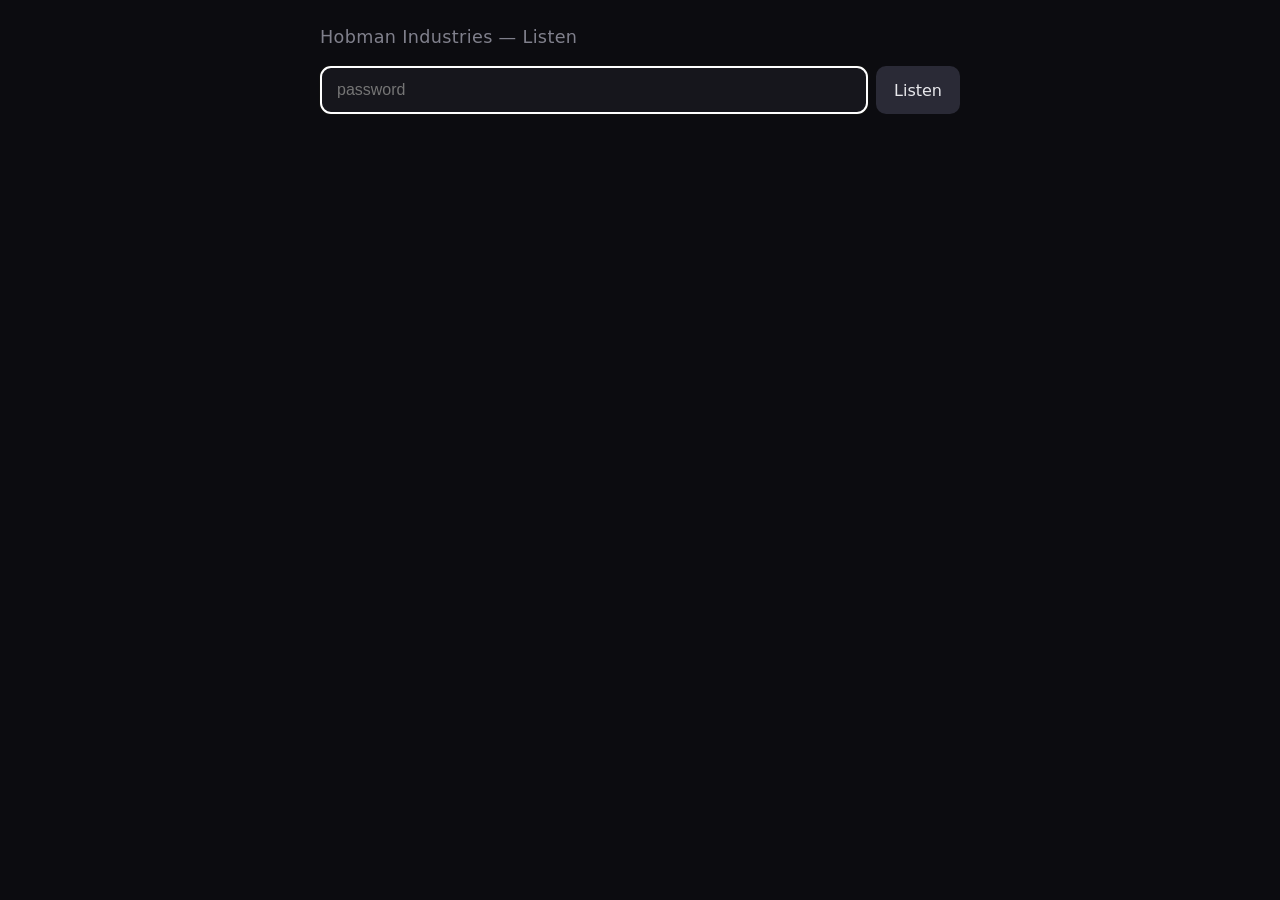
<file: listen-9k2r4m/index.html>
<!doctype html>
<html lang="en">
<head>
<meta charset="utf-8">
<meta name="viewport" content="width=device-width,initial-scale=1">
<meta name="robots" content="noindex,nofollow">
<title>Listen</title>
<style>
  :root { color-scheme: dark; --fg: #e8e8ec; --bg: #0c0c10; --panel: #16161c; --line: #2a2a36; --muted: #80808c; --accent: #a8b2ff; --active: #1e2240; }
  * { box-sizing: border-box; -webkit-tap-highlight-color: transparent; }
  body { margin: 0; min-height: 100vh; font: 16px/1.5 system-ui, -apple-system, sans-serif; background: var(--bg); color: var(--fg); padding: 24px 16px; padding-bottom: 140px; }
  main { width: 100%; max-width: 640px; margin: 0 auto; }
  h1 { font-size: 1.1rem; font-weight: 500; margin: 0 0 1rem; color: var(--muted); letter-spacing: 0.02em; }
  form { display: flex; gap: 8px; }
  input[type=password] { flex: 1; padding: 14px 16px; font-size: 1rem; background: var(--panel); border: 1px solid var(--line); border-radius: 10px; color: inherit; }
  button { padding: 14px 18px; font-size: 1rem; background: var(--line); border: none; border-radius: 10px; color: inherit; cursor: pointer; font-family: inherit; }
  button:hover { background: #353548; }
  #err { color: #d97070; margin-top: 12px; min-height: 1.2em; }
  #players { display: none; }
  #players.show { display: block; }
  #gate.hide { display: none; }

  .toolbar { display: flex; justify-content: space-between; align-items: center; margin-bottom: 12px; }
  .toolbar .count { color: var(--muted); font-size: 0.85rem; }
  .toolbar .refresh { background: transparent; padding: 6px 10px; font-size: 0.85rem; color: var(--muted); border: 1px solid var(--line); border-radius: 6px; }
  .toolbar .refresh:hover { color: var(--fg); }

  ul.chapters { list-style: none; padding: 0; margin: 0; }
  ul.chapters li { padding: 14px 14px; background: var(--panel); border-radius: 10px; margin-bottom: 8px; cursor: pointer; display: flex; align-items: baseline; gap: 12px; }
  ul.chapters li:hover { background: #1c1c24; }
  ul.chapters li.active { background: var(--active); }
  .ch-num { color: var(--muted); font-variant-numeric: tabular-nums; font-size: 0.85rem; min-width: 2em; }
  .ch-title { flex: 1; font-size: 0.98rem; }
  .ch-dur { color: var(--muted); font-size: 0.8rem; font-variant-numeric: tabular-nums; }

  #empty { color: var(--muted); padding: 24px 0; text-align: center; }

  /* Sticky player at the bottom */
  #bar { position: fixed; left: 0; right: 0; bottom: 0; background: var(--panel); border-top: 1px solid var(--line); padding: 12px 16px env(safe-area-inset-bottom, 12px); display: none; }
  #bar.show { display: block; }
  #bar .now { font-size: 0.85rem; color: var(--muted); margin-bottom: 6px; white-space: nowrap; overflow: hidden; text-overflow: ellipsis; }
  audio { width: 100%; }
</style>
</head>
<body>
<main>
  <h1>Hobman Industries — Listen</h1>

  <div id="gate">
    <form id="f">
      <input id="pw" type="password" autocomplete="off" placeholder="password" autofocus>
      <button type="submit">Listen</button>
    </form>
    <div id="err"></div>
  </div>

  <div id="players">
    <div class="toolbar">
      <span class="count" id="count">…</span>
      <button class="refresh" id="refresh" title="check for new chapters">refresh</button>
    </div>
    <ul class="chapters" id="list"></ul>
    <div id="empty" style="display:none">No chapters yet. Pull to refresh.</div>
  </div>
</main>

<div id="bar">
  <div class="now" id="now">—</div>
  <audio id="audio" controls preload="none"></audio>
</div>

<script>
let TOKEN = null;
let CHAPTERS = [];
let CURRENT = -1;

const $ = (id) => document.getElementById(id);

async function tokenFor(pw) {
  const buf = await crypto.subtle.digest('SHA-256', new TextEncoder().encode(pw));
  return Array.from(new Uint8Array(buf)).slice(0, 6).map(b => b.toString(16).padStart(2, '0')).join('');
}

function fmt(sec) {
  if (!sec || !isFinite(sec)) return '';
  const m = Math.floor(sec / 60);
  const s = Math.floor(sec % 60).toString().padStart(2, '0');
  return `${m}:${s}`;
}

async function loadManifest() {
  const r = await fetch(`${TOKEN}/manifest.json`, { cache: 'no-store' });
  if (!r.ok) throw new Error('manifest fetch failed');
  const data = await r.json();
  CHAPTERS = data.chapters || [];
  renderList();
}

function renderList() {
  const list = $('list');
  list.innerHTML = '';
  $('count').textContent = `${CHAPTERS.length} ${CHAPTERS.length === 1 ? 'chapter' : 'chapters'}`;
  $('empty').style.display = CHAPTERS.length ? 'none' : 'block';
  CHAPTERS.forEach((ch, i) => {
    const li = document.createElement('li');
    if (i === CURRENT) li.classList.add('active');
    li.innerHTML = `<span class="ch-num">${String(i).padStart(2, '0')}</span><span class="ch-title"></span><span class="ch-dur">${fmt(ch.duration)}</span>`;
    li.querySelector('.ch-title').textContent = ch.title;
    li.addEventListener('click', () => play(i));
    list.appendChild(li);
  });
}

function play(i) {
  if (i < 0 || i >= CHAPTERS.length) return;
  CURRENT = i;
  const ch = CHAPTERS[i];
  const audio = $('audio');
  audio.src = `${TOKEN}/${ch.file}`;
  audio.play().catch(() => {});
  $('bar').classList.add('show');
  $('now').textContent = `${String(i).padStart(2,'0')}  ${ch.title}`;
  try { sessionStorage.setItem('current', String(i)); } catch (e) {}
  renderList();
}

$('audio').addEventListener('ended', () => {
  if (CURRENT + 1 < CHAPTERS.length) play(CURRENT + 1);
});

$('refresh').addEventListener('click', () => loadManifest());

async function tryUnlock(pw) {
  const token = await tokenFor(pw);
  const probe = await fetch(`${token}/manifest.json`, { method: 'HEAD', cache: 'no-store' });
  if (!probe.ok) return false;
  TOKEN = token;
  await loadManifest();
  $('gate').classList.add('hide');
  $('players').classList.add('show');
  try { sessionStorage.setItem('pw', pw); } catch (e) {}
  return true;
}

$('f').addEventListener('submit', async (e) => {
  e.preventDefault();
  const pw = $('pw').value;
  $('err').textContent = '';
  const ok = await tryUnlock(pw);
  if (!ok) $('err').textContent = 'Nope.';
});

(async () => {
  const cached = sessionStorage.getItem('pw');
  if (cached) await tryUnlock(cached);
})();
</script>
</body>
</html>
</file>
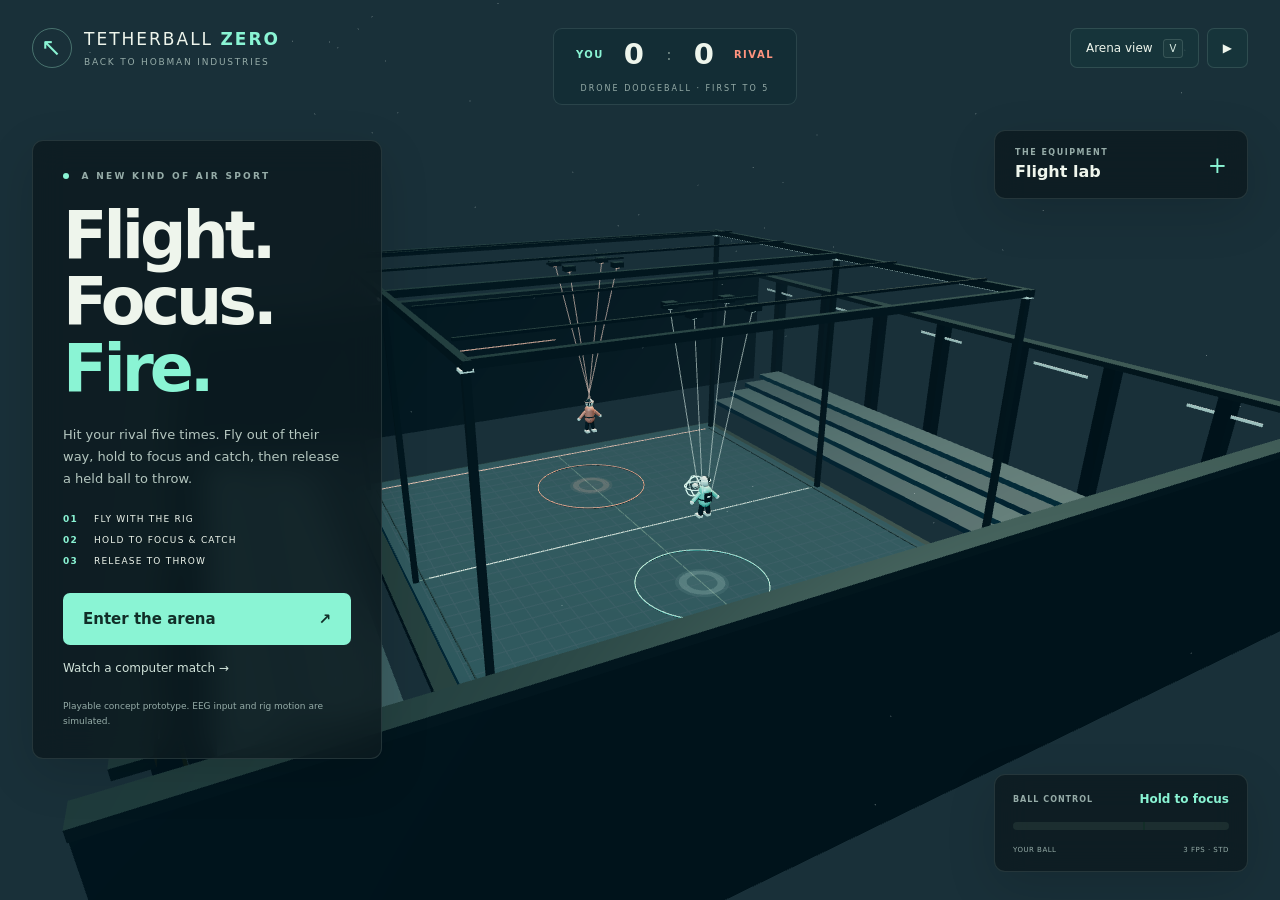
<file: skyball/index.html>
<!doctype html>
<html lang="en">
<head>
  <meta charset="utf-8"><meta name="viewport" content="width=device-width,initial-scale=1">
  <title>Drone Dodgeball · Tetherball Zero</title><link rel="icon" href="data:,">
  <link rel="stylesheet" href="./styles.css">
  <script type="importmap">{"imports":{"three":"./vendor/three.module.js"}}</script>
</head>
<body>
  <canvas id="arena" tabindex="0" aria-label="Aerial dodgeball arena; keyboard flight controls"></canvas>
  <div id="loading" role="status">Preparing the flight arena…</div>
  <header>
    <a class="brand" href="../" aria-label="Back to Hobman Industries"><span class="mark">↖</span><div>TETHERBALL <b>ZERO</b><small>BACK TO HOBMAN INDUSTRIES</small></div></a>
    <div class="scoreboard" aria-label="Match score"><span class="team cyan">YOU</span><strong id="score0">0</strong><span class="score-divider">:</span><strong id="score1">0</strong><span class="team coral">RIVAL</span><small id="matchLabel">DRONE DODGEBALL · FIRST TO 5</small></div>
    <div class="top-actions"><button id="cameraButton" title="V changes camera">Arena view <kbd>V</kbd></button><button id="pauseButton" aria-label="Pause match">Ⅱ</button></div>
  </header>

  <main id="welcome" class="glass">
    <div class="eyebrow"><i></i> A NEW KIND OF AIR SPORT</div>
    <h1>Flight.<br>Focus.<br><em>Fire.</em></h1>
    <p>Hit your rival five times. Fly out of their way, hold to focus and catch, then release a held ball to throw.</p>
    <div class="intro-steps"><span><b>01</b> FLY WITH THE RIG</span><span><b>02</b> HOLD TO FOCUS & CATCH</span><span><b>03</b> RELEASE TO THROW</span></div>
    <button id="startButton" class="primary">Enter the arena <span>↗</span></button>
    <button id="watchButton" class="text-button">Watch a computer match →</button>
    <small class="concept-note">Playable concept prototype. EEG input and rig motion are simulated.</small>
  </main>

  <aside id="lab" class="glass">
    <details id="labDetails">
      <summary><span><span class="eyebrow">THE EQUIPMENT</span><b>Flight lab</b></span><span class="plus">+</span></summary>
      <div class="lab-content">
        <label class="select-row">Cables per player<select id="cables" aria-label="Cables per player"><option value="2">2 cables</option><option value="4" selected>4 cables</option><option value="8">8 cables</option></select></label>
        <label class="check-row"><input id="showRig" type="checkbox" checked> Reveal cables & winches</label>
        <label class="check-row"><input id="showField" type="checkbox"> Show catch radius</label>
        <label class="slider-label">Intent delay <output id="latencyValue">250 ms</output><input id="latency" type="range" min="0" max="800" step="50" value="250"></label>
        <label class="slider-label">Signal noise <output id="noiseValue">8%</output><input id="noise" type="range" min="0" max="35" step="1" value="8"></label>
        <label class="slider-label">Drone ball speed <output id="speedValue">12 m/s</output><input id="speed" type="range" min="7" max="20" step="1" value="12"></label>
        <label class="select-row">Match<select id="teamSize" aria-label="Match"><option value="1">1 vs 1</option><option value="2">2 vs 2 · bot teammate</option></select></label>
        <label class="select-row">Render detail<select id="quality" aria-label="Render detail"><option value="standard">Standard</option><option value="light">Light · lower resolution</option></select></label>
        <button id="modeButton" class="secondary">Watch computer match</button>
        <button id="resetButton" class="secondary">Reset match <kbd>R</kbd></button>
        <details id="advancedControls"><summary>Advanced controls <span>+</span></summary><p><kbd>Q / C</kbd> curve your airborne shot while focusing.<br><kbd>X</kbd> brake. <kbd>E</kbd> also holds focus.<br><kbd>V</kbd> camera. <kbd>R</kbd> reset. <kbd>Esc</kbd> pause.</p></details>
        <p class="small-note">Keyboard/touch → simulated decoded intent → movement and ball control. Cable count changes the visible rig; loads and cable forces are not solved. The caged ball follows game physics. <a href="./README.md" target="_blank" rel="noopener">Concept & sources ↗</a></p>
      </div>
    </details>
  </aside>

  <div id="rendererNote" hidden>Canvas view · same game controls</div>
  <div id="playerTag" class="world-tag cyan">YOU</div><div id="opponentTag" class="world-tag coral">RIVAL</div><div id="ballTag" class="world-tag">DRONE BALL</div>
  <div id="actionGuide" role="status" aria-live="polite"><strong id="actionPrompt">Your serve · hold to focus</strong><span id="actionHint">Hold Space or mouse, then release to throw.</span></div>
  <div id="event" role="status" aria-live="polite"></div>
  <div id="result" class="glass" hidden><span class="eyebrow">MATCH COMPLETE</span><h2 id="resultTitle">You win.</h2><p id="resultText"></p><button id="againButton" class="primary">Fly again ↗</button></div>

  <footer>
    <div class="flight-readout glass"><span class="eyebrow">YOUR FLIGHT</span><div class="readings"><span><strong id="height">5.0</strong><small>m ALTITUDE</small></span><span><strong id="velocity">0.0</strong><small>m/s SPEED</small></span></div><div class="status-light"><i></i><span id="rigStatus">RIG CONNECTED · 4 CABLES</span></div></div>
    <div id="controls" class="glass"><div><kbd>W A S D</kbd> fly <kbd>Shift</kbd> up <kbd>F</kbd> down</div><div><kbd>Space / mouse</kbd> hold to focus · release to throw</div><small>AUTO-LOCK chooses the nearest rival. First to five hits wins.</small></div>
    <div class="intent-readout glass"><div class="intent-heading"><span class="eyebrow">BALL CONTROL</span><b id="focusLabel">Hold to focus</b></div><div class="meter"><div id="focusBar"></div><span class="threshold"></span></div><div class="intent-bottom"><span id="ballState">BALL IN YOUR FIELD</span><span id="runtime">WebGL</span></div></div>
  </footer>

  <div id="touchControls"><div class="stick-wrap"><div id="stick" aria-label="Drag left/right to fly; up/down changes altitude"><span id="knob"></span></div><span id="stickLabel">FLY / ALTITUDE</span></div><div class="touch-buttons"><button id="touchDepth" aria-label="Switch flight stick to forward and backward movement" aria-pressed="false">Use depth ↕</button><button id="touchThrow" aria-label="Hold to focus and catch; release a held ball to throw" aria-pressed="false">HOLD TO FOCUS</button></div></div>
  <div id="fatal" role="alert" hidden></div>
  <script type="module" src="./main.js"></script>
</body>
</html>
</file>
<file: skyball/styles.css>
:root{color-scheme:dark;--ink:#eef5ec;--muted:#96aca8;--cyan:#8af4d4;--coral:#ff947f;--glass:rgba(12,27,32,.84);font-family:Inter,ui-sans-serif,system-ui,-apple-system,sans-serif}
*{box-sizing:border-box}body{margin:0;overflow:hidden;color:var(--ink);background:#101f29}button,select,input{font:inherit}button{cursor:pointer;color:inherit}button:focus-visible,select:focus-visible,input:focus-visible,summary:focus-visible{outline:2px solid var(--cyan);outline-offset:4px}button{border:1px solid #b9dbce26;background:#16383b9c;border-radius:7px;padding:12px 15px;font-size:12px}button:hover{background:#23544b}button:disabled{opacity:.5}button.primary{background:var(--cyan);color:#112e28;border:0;font-weight:750;font-size:15px;display:flex;align-items:center;justify-content:space-between;padding:17px 20px;width:100%}button.primary:hover{background:#b7ffe6}.glass{background:var(--glass);border:1px solid #b9dbce22;box-shadow:0 15px 50px #0002;backdrop-filter:blur(16px);border-radius:11px}#arena{width:100vw;height:100dvh;display:block;touch-action:none}header{position:absolute;top:28px;left:32px;right:32px;display:flex;align-items:flex-start;justify-content:space-between;gap:18px;pointer-events:none}header>*{pointer-events:auto}.brand{display:flex;gap:12px;align-items:center;font-size:17px;letter-spacing:2px;line-height:1.3}.brand b{color:var(--cyan)}.brand small{display:block;margin-top:7px;color:var(--muted);font-size:9px;letter-spacing:1.8px}.mark{border:1px solid #9fe9ce5c;border-radius:50%;width:40px;height:40px;display:grid;place-items:center;font-size:25px;color:var(--cyan)}.scoreboard{display:grid;grid-template-columns:auto 30px 10px 30px auto;gap:15px;align-items:center;background:#132e35e8;padding:11px 22px;border:1px solid #b9dbce22;border-radius:9px;text-align:center}.scoreboard strong{font-size:29px;font-weight:550;line-height:1}.scoreboard small{grid-column:1/-1;color:var(--muted);font-size:8px;letter-spacing:2px}.team{font-size:10px;letter-spacing:1.5px;font-weight:700}.cyan{color:var(--cyan)}.coral{color:var(--coral)}.score-divider{color:#748b87}.top-actions{display:flex;gap:8px}kbd{font-family:inherit;font-size:10px;letter-spacing:.5px;border:1px solid #b4d3c52e;border-radius:3px;padding:3px 5px;color:#d8ebe2;background:#96b9a90b;white-space:nowrap}.top-actions kbd{margin-left:7px}.eyebrow{font-size:9px;letter-spacing:2.3px;color:var(--muted);font-weight:600}.eyebrow i,.status-light i{display:inline-block;width:6px;height:6px;background:var(--cyan);border-radius:50%;margin-right:7px}#welcome{position:absolute;top:140px;left:32px;width:350px;padding:30px}h1{font-size:65px;letter-spacing:-4px;line-height:1.02;margin:22px 0;font-weight:650}h1 em{font-style:normal;color:var(--cyan)}#welcome p{font-size:13px;line-height:1.7;color:#b4c6bf;margin:0 0 24px}.intro-steps{display:grid;gap:11px;margin-bottom:27px;font-size:9px;letter-spacing:1.2px}.intro-steps b{font-size:9px;color:var(--cyan);margin-right:12px}.text-button{border:0;background:transparent!important;padding:16px 0 6px;text-align:left;font-size:12px;color:#d1e3da}.concept-note{display:block;font-size:9px;color:var(--muted);line-height:1.6;margin-top:18px}#lab{position:absolute;right:32px;top:130px;width:254px}summary{list-style:none;padding:17px 20px;cursor:pointer;display:flex;align-items:center;justify-content:space-between}summary::-webkit-details-marker{display:none}summary .eyebrow{display:block;font-size:8px;letter-spacing:1.5px;margin-bottom:5px}summary b{font-size:16px;font-weight:550}.plus{font-size:23px;color:var(--cyan);font-weight:300}details[open] .plus{transform:rotate(45deg)}.lab-content{padding:0 20px 18px;max-height:calc(100dvh - 330px);overflow:auto}.select-row{display:flex;align-items:center;justify-content:space-between;font-size:10px;color:#c1d3cb;margin:15px 0;gap:8px}select{max-width:140px;background:#153a3c;border:1px solid #b9dbce26;border-radius:5px;padding:6px 4px;color:#d3e8df;font-size:10px}.check-row{display:flex;align-items:center;gap:7px;font-size:10px;margin:14px 0;color:#c1d3cb}input[type=checkbox]{accent-color:var(--cyan)}.slider-label{display:block;font-size:10px;color:#c1d3cb;margin:19px 0}.slider-label output{float:right;color:var(--cyan)}input[type=range]{display:block;width:100%;margin:11px 0 0;accent-color:var(--cyan);height:4px}.secondary{width:100%;font-size:10px;padding:10px;margin-top:8px;text-align:left}.secondary kbd{float:right}.small-note{font-size:9px;line-height:1.6;color:var(--muted);margin-bottom:0}#event{position:absolute;left:50%;top:118px;transform:translateX(-50%);max-width:55vw;text-align:center;font-size:12px;color:#d6efe3;background:#153235cd;border:1px solid #b9dbce22;padding:11px 18px;border-radius:6px;pointer-events:none}footer{position:absolute;bottom:28px;left:32px;right:32px;display:flex;align-items:flex-end;justify-content:space-between;gap:16px;pointer-events:none}footer>*{pointer-events:auto}.flight-readout{width:200px;padding:17px 18px}.readings{display:flex;gap:24px;margin:14px 0}.readings strong{display:block;font-size:23px;font-weight:500;font-variant-numeric:tabular-nums}.readings small{font-size:8px;color:var(--muted);letter-spacing:.8px}.status-light{font-size:8px;color:var(--muted);letter-spacing:.5px}.status-light i{width:4px;height:4px}#controls{padding:15px 20px;font-size:10px;line-height:2.7;color:#a8c1b7}#controls kbd{margin:0 4px}#controls small{display:block;font-size:9px;color:var(--muted);line-height:1.5;margin-top:5px}.intent-readout{width:254px;padding:17px 18px}.intent-heading{display:flex;justify-content:space-between;gap:5px;align-items:center}.intent-heading .eyebrow{font-size:8px;letter-spacing:1px}.intent-heading b{font-size:9px;font-weight:500;color:var(--cyan)}.meter{position:relative;background:#73968523;height:6px;border-radius:9px;margin:16px 0;overflow:hidden}.meter>div{width:0;height:100%;background:var(--cyan)}.threshold{position:absolute;left:60%;top:0;height:6px;width:2px;background:#132e28}.intent-bottom{display:flex;justify-content:space-between;color:var(--muted);font-size:7px;letter-spacing:.5px}.world-tag{position:absolute;font-size:8px;letter-spacing:1.5px;background:#122e35bd;padding:5px 7px;border:1px solid #b5dfcf33;border-radius:4px;pointer-events:none;transform:translate(-50%,-100%)}#result{position:absolute;left:50%;top:50%;transform:translate(-50%,-50%);width:350px;padding:30px;text-align:center}#result h2{font-size:43px;letter-spacing:-2px;margin:15px 0;color:var(--cyan)}#result p{color:var(--muted);font-size:12px;line-height:1.6}.world-tag,#event,footer{transition:opacity .2s}body.lobby #opponentTag,body.lobby #ballTag,body.lobby #event,body.lobby #controls{opacity:0}#loading{position:absolute;inset:0;display:grid;place-items:center;background:#10252e;font-size:13px;letter-spacing:2px;z-index:10}#fatal{position:absolute;inset:30%;padding:25px;background:#3b2829;border:1px solid var(--coral);border-radius:10px;z-index:11;line-height:1.6;font-size:14px}#touchControls{display:none}[hidden]{display:none!important}
@media(max-width:1100px){header{left:20px;right:20px;top:20px}.brand{font-size:13px}.scoreboard{gap:9px;padding:10px 14px}.top-actions button{padding:10px;font-size:10px}#welcome{left:20px;top:115px;width:305px;padding:24px}h1{font-size:55px}#lab{right:20px;top:115px;width:224px}footer{left:20px;right:20px;bottom:20px;gap:10px}.intent-readout{width:224px}.flight-readout{width:165px}#controls{padding:13px;font-size:9px}#controls kbd{font-size:8px;margin:0 2px}}
@media(max-width:800px){.brand small{font-size:7px;letter-spacing:1px}.mark{display:none}.scoreboard{position:absolute;left:50%;top:55px;transform:translateX(-50%);min-width:255px;padding:10px 15px}.top-actions{margin-left:auto}.top-actions kbd{display:none}#lab{top:135px;right:14px;width:190px}summary{padding:13px 14px}summary b{font-size:13px}.lab-content{padding:0 14px 14px;max-height:calc(100dvh - 305px)}#welcome{top:145px;left:14px;width:270px;padding:23px}h1{font-size:49px;margin:15px 0}#welcome p{font-size:12px;margin-bottom:16px}.intro-steps{gap:8px;margin-bottom:19px}.concept-note{font-size:8px}body.lobby #lab{display:none}#event{top:137px;max-width:90vw;width:max-content;font-size:10px;padding:9px 12px}body:not(.lobby) #lab{top:184px}footer{left:14px;right:14px;bottom:14px}.flight-readout{width:128px;padding:12px}.readings{gap:14px;margin:9px 0}.readings strong{font-size:18px}.readings small{font-size:7px}.flight-readout .eyebrow{font-size:7px}.status-light{font-size:6px}.intent-readout{width:190px;padding:12px}.intent-heading{display:block}.intent-heading b{display:block;margin-top:5px}.meter{margin:11px 0}.intent-bottom{font-size:6px}#controls{display:none}#result{width:290px}}
@media(pointer:coarse){#touchControls{display:flex;position:absolute;left:22px;right:22px;bottom:125px;justify-content:space-between;align-items:flex-end;pointer-events:none}#touchControls>*{pointer-events:auto}#stick{width:100px;height:100px;border:1px solid #b7dfce55;border-radius:50%;background:#1a38388c;position:relative;touch-action:none}#knob{position:absolute;width:38px;height:38px;left:31px;top:31px;background:#91e8ce79;border:1px solid #b5ffe755;border-radius:50%;pointer-events:none}.touch-buttons{display:grid;grid-template-columns:1fr 1fr;gap:8px;max-width:180px}.touch-buttons button{min-width:70px;min-height:44px;background:#153c3edb;color:var(--cyan);touch-action:none;font-size:10px}body.lobby #touchControls{display:none}}
@media(max-height:730px) and (min-width:801px){#welcome{top:110px;padding:22px;width:300px}h1{font-size:49px;margin:15px 0}#welcome p{font-size:12px;margin-bottom:16px}.intro-steps{gap:8px;margin-bottom:18px}.concept-note{margin-top:12px}#lab{top:110px}}
@media(prefers-reduced-motion:reduce){*{transition:none!important}}

/* The next action stays separate from match commentary and equipment settings. */
#actionGuide{position:absolute;left:50%;top:117px;transform:translateX(-50%);width:max-content;max-width:min(560px,75vw);padding:11px 18px;border:1px solid #a8ddc738;border-radius:7px;background:#122e35e8;text-align:center;pointer-events:none}
#actionGuide strong{display:block;font-size:15px;font-weight:650;color:var(--cyan)}#actionGuide span{display:block;font-size:11px;line-height:1.5;margin-top:5px;color:#c5d9cf}
#event{top:185px;font-size:10px;padding:6px 11px;background:#15323591;border-color:#b9dbce16;color:#b2c9bf}
.world-tag.locked{color:var(--cyan);border-color:#8af4d48c;background:#12342ce0}#playerTag{border-color:#8af4d44a;font-weight:700}
.intent-heading b{font-size:12px;font-weight:650}.meter{height:8px}.threshold{height:8px}
#advancedControls{border-top:1px solid #b9dbce22;margin-top:18px}#advancedControls summary{padding:12px 0;font-size:10px;color:#c1d3cb}#advancedControls p{font-size:10px;color:var(--muted);line-height:2}
body.lobby #actionGuide,body.lobby #playerTag{opacity:0}
.stick-wrap{text-align:center}.stick-wrap>span{display:block;margin-top:8px;font-size:8px;letter-spacing:1px;color:#b9d9ca}
#touchControls .touch-buttons{display:flex;flex-direction:column;gap:8px;min-width:132px}#touchThrow{min-height:64px;font-weight:700;font-size:10px;letter-spacing:.5px;background:#8af4d4!important;color:#112e28!important;border-color:#acffe4!important}#touchThrow[aria-pressed=true]{background:#b9ffe7!important;box-shadow:0 0 20px #8af4d433}#touchDepth{min-height:32px;font-size:9px}
@media(max-width:800px){#actionGuide{top:151px;max-width:calc(100vw - 28px);width:calc(100vw - 28px);padding:9px 12px}#actionGuide strong{font-size:13px}#actionGuide span{font-size:10px}#event{top:215px;width:max-content;max-width:90vw;font-size:8px}body:not(.lobby) #lab{top:248px}.intent-heading b{font-size:11px}#controls{display:none}}
body.lobby .flight-readout{visibility:hidden}#arena:focus-visible{outline:none}#rendererNote{position:absolute;right:32px;top:92px;font-size:9px;letter-spacing:.8px;color:var(--muted);pointer-events:none}
@media(max-width:800px){#rendererNote{top:119px;left:14px;right:auto;font-size:8px}body:not(.lobby) #rendererNote{top:auto;bottom:110px;left:14px}}
.small-note a{color:var(--cyan);display:block;margin-top:7px;text-decoration:none}.small-note a:hover{text-decoration:underline}
.touch-buttons button[aria-pressed=true]{background:var(--cyan);color:#113a2e}

/* Reserve space for the taller flight readout below the phone's thumb controls. */
@media(pointer:coarse) and (max-width:800px){#touchControls{bottom:168px}body:not(.lobby) #rendererNote{display:none}}

.brand{color:inherit;text-decoration:none}.brand:focus-visible{outline:2px solid var(--cyan);outline-offset:4px}
</file>
